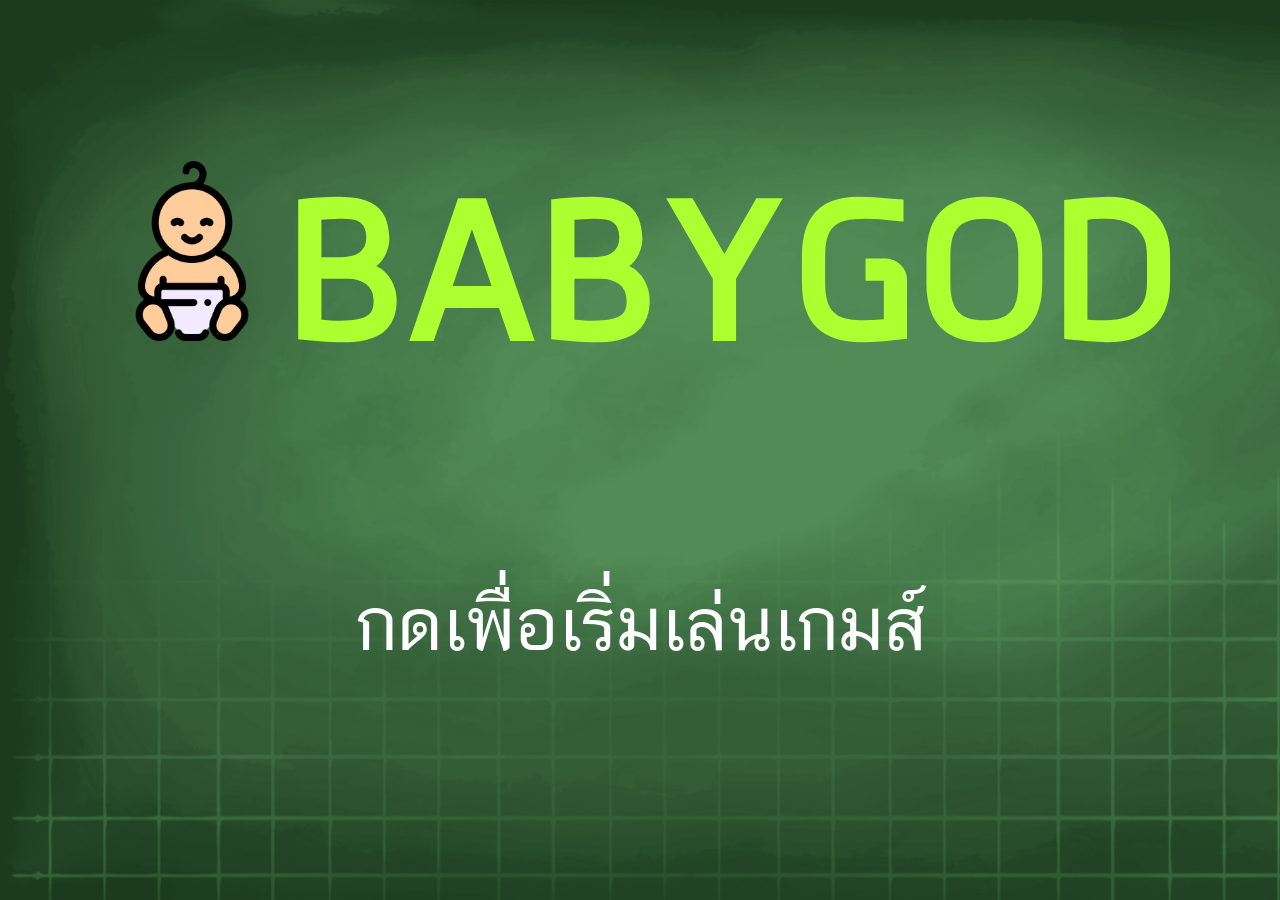
<file: index.html>
<!DOCTYPE html>
<html lang="en">

<head>
    <meta charset="UTF-8">
    <meta name="viewport" content="width=device-width, initial-scale=1.0">
    <meta http-equiv="X-UA-Compatible" content="ie=edge">
    <title>Baby God Game</title>
    <link href="./resource/css/gameStyle.css" type="text/css" rel="stylesheet">
    <script src="./resource/js/pageConnect.js"></script>
</head>

<body class="mainGame">
    <div onclick="selectGame()">
        <div class='columns'>
            <div class='column is-8' style="margin-top: 10%">
                <center>
                        <img src="./resource/baby-god-logo.png" alt="Smiley face" height="180" width="180"> <label class="font is-6 fontStyleMain">BABYGOD</label>
                </center>
            </div>
        </div>
        <div class='columns'>
            <div class='column is-8' style="margin-top: 10%">
                <center>
                        <label class="font is-7 fontStyle"> <blink>กดเพื่อเริ่มเล่นเกมส์</blink> </label>
                </center>
            </div>
        </div>
    </div>

</body>

</html>
</file>
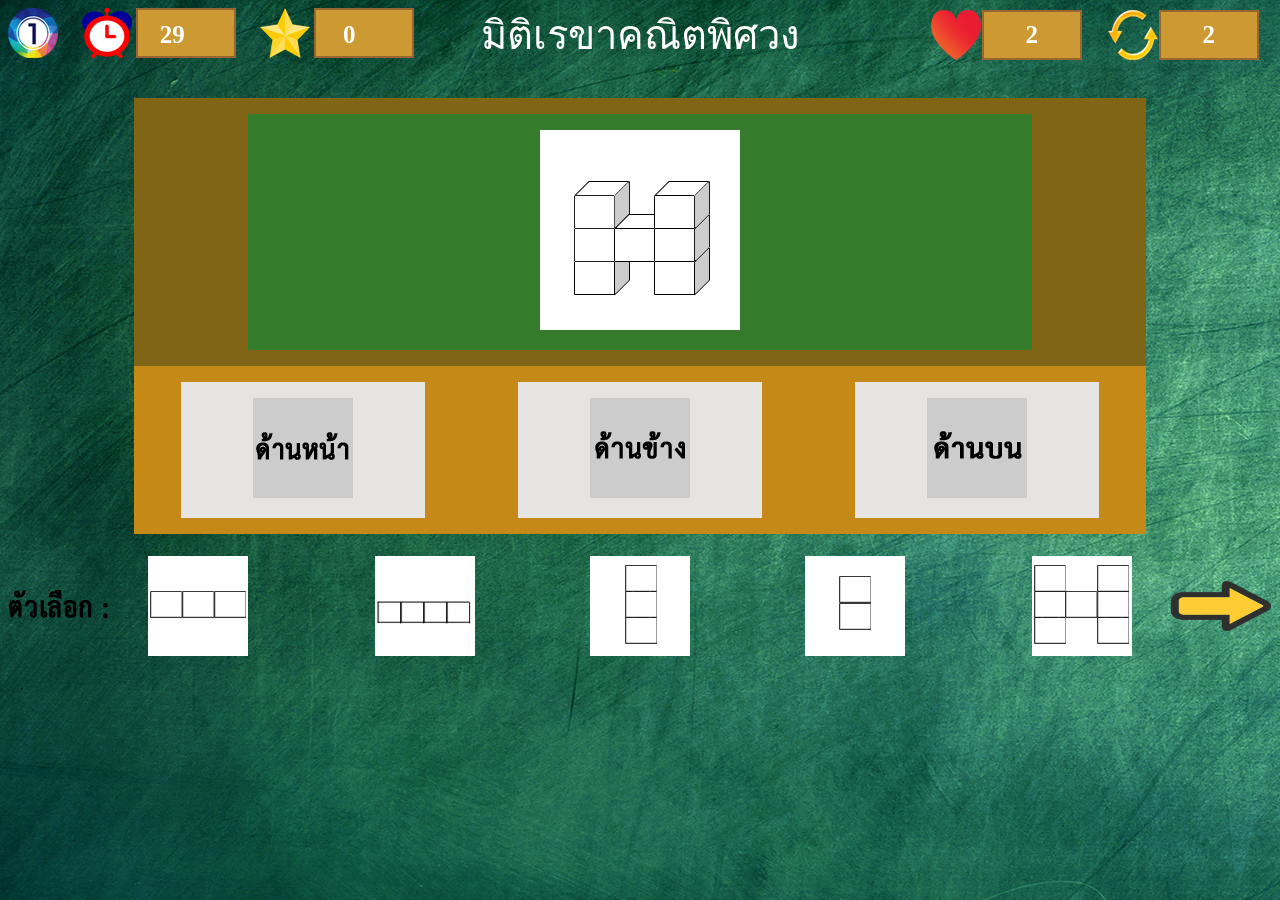
<file: Geometry.html>
<!DOCTYPE html>
<html lang="en-US">
<head>
	<meta charset="utf-8">
	<meta http-equiv="X-UA-Compatible" content="IE=edge">
	<title>มิติเรขาคณิตพิศวง</title>

	<link rel="stylesheet"  type="text/css" href="./Geometry/css/gameCSS.css">

</head>
<body >

    <div class="subcontent-area">
                    <div class="columns">
                                    <div class="container">
                                        <img src="./Geometry/number/N1.png" id="round">
                                        &nbsp&nbsp&nbsp&nbsp
                                        <img src="./Geometry/pic/time1.png" >
                                        <img src="./Geometry/pic/back.png" >
                                        <span id="countdown"  class="centered" style="font-weight: bold;">30</span>
                                        <span  class="Title" >มิติเรขาคณิตพิศวง</span>
                                        &nbsp&nbsp&nbsp&nbsp
                                        <img src="./Geometry/pic/Star.png" >
                                        <span id="score"  class="score centered"  style="font-weight: bold;">0</span>
                                        <img src="./Geometry/pic/back.png" >
                                        <img src="./Geometry/pic/heart.png" class="heart" >
                                        <img src="./Geometry/pic/back.png"  class="backheart">
                                        <span id="heart"  class="backheart centered"  style="font-weight: bold;">0</span>
                                        <input type="image" src="./Geometry/pic/reload.png" class="reload" onclick="reload()">
                                        <img src="./Geometry/pic/back.png"  class="backreload">
                                        <span id="reload"  class="backreload centered"  style="font-weight: bold;">0</span> 
                                    </div>       
                    
            </div>

    <br><br>
    <center>
    <div class="col-container">
            <div class="col" style="background:#806517">
                <div class="col-container">
                    <div class="col" style="background:#347C2C">
                        <img src="" id="prop" />
                    </div>
                </div>
            </div>
    </div>  
    <div class="col-container">
            <div class="col" style="background:#C58917">
                <div class="col-container">
                    <div class="col" style="background:#E5E4E2">
                        <img src="" id="Front" />
                    </div>
                </div>
            </div>
          
            <div class="col" style="background:#C58917">
                <div class="col-container">
                    <div class="col" style="background:#E5E4E2">
                        <img src="" id="Beside" />
                    </div>
                </div>
            </div>
          
            <div class="col" style="background:#C58917">
                <div class="col-container">
                    <div class="col" style="background:#E5E4E2">
                        <img src="" id="Above" />
                    </div>
                </div>
            </div>
    </div>
  </center>

<br><br><br><br>


    <div class="columns">
                    <div class="container">
                            <img src="./Geometry/pic/to.png"  class="to" />
                        <img src="" id="ans1" class="ans1" onclick="ans1()"/>
                        <img src="" id="ans2" class="ans2" onclick="ans2()"/>
                        <img src="" id="ans3" class="ans3" onclick="ans3()"/>
                        <img src="" id="ans4" class="ans4" onclick="ans4()"/>
                        <img src="" id="ans5" class="ans5" onclick="ans5()"/>
                        <input type="image" src="./Geometry/pic/go.png" id="go" class="go" onclick="go()" />
                    </div>       
    </div>



        </div>

        <form id="pop" class="modal">
                <div class="box">
                    <center>
                    
                        <div class="col-container">
                                <div class="col" style="background:#806517">
                                    <div class="col-container">
                                        <div class="col" style="background:#347C2C">
                                            <h1 class="ShowScoreEnd">Score : 
                                                <span id="scoreEnd">0</span>
                                            </h1>    
                                        </div>
                                    </div>
                                </div>
                        </div> 
                        <div class="col-container">
                                <div class="col" style="background:#C58917">
                                    <div class="col-container">
                                        <div class="col" style="background:#E5E4E2">
                                            <a href="selectGame.html"><img src="./Geometry/pic/bottom_back.png" /></a>
                                        </div>
                                    </div>
                                </div>
                              
                               
                              
                                <div class="col" style="background:#C58917">
                                    <div class="col-container">
                                        <div class="col" style="background:#E5E4E2">
                                            <a href="Geometry.html"><img src="./Geometry/pic/bottom_playAg.png" /></a>
                                        </div>
                                    </div>
                                </div>
                        </div>
                    </center>
                    
                </div>                   
           </form>
</body>

<footer>
        
        <script src="./Geometry/js/Exam.js"></script>
</footer>
    
</html>
</file>
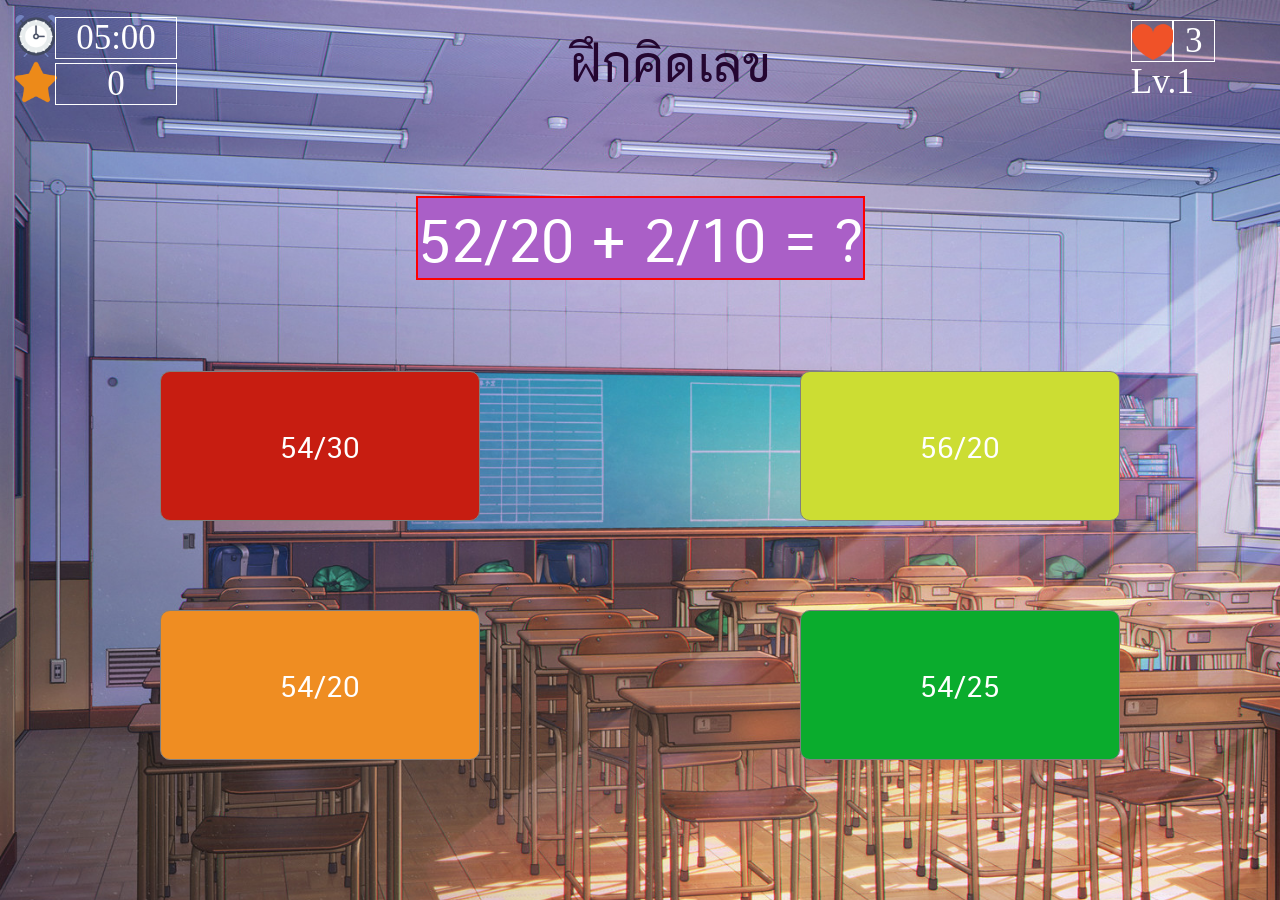
<file: MathGame.html>
<!DOCTYPE html>
<html lang="en">

<head>
    <meta charset="UTF-8">
    <meta name="viewport" content="width=device-width, initial-scale=1.0">
    <meta http-equiv="X-UA-Compatible" content="ie=edge">
    <title>ฝึกคิดเลข</title>
    <link href="./resource/css/mathGame.css" type="text/css" rel="stylesheet">
    <script src="./resource/js/mathGame.js"></script>

</head>

<body class="mathGame">
    <!---mainGame-->
    <div id="mainGame">
        <div class="columns">
            <div class="column is-2" style="padding:15px">
                <div class="columns">
                    <div class="column is-1">
                        <img src="./resource/clock.png" alt="Smiley face" height="42" width="42">
                    </div>
                    <div class="column is-3 box borderBox size-1">
                        <label id="timeGame" class="font is-2"> 05:00 </label>
                    </div>
                </div>
                <div class="columns">
                    <div class="column is-1">
                        <img src="./resource/star.png" alt="Smiley face" height="42" width="42">
                    </div>
                    <div class="column is-3 box borderBox size-1">
                        <label id="GameScore" class="font is-2"> 0 </label>
                    </div>
                </div>
            </div>
            <div class="column is-4 fontStyle">
                <center>
                    <lable class="font is-4 is-9"> ฝึกคิดเลข</lable>
                </center>
                <!---style="margin-left: 23%"-->
            </div>
            <div class="column is-1" style="margin-left: 11%">
                <div class="columns">
                    <div class="column is-2 box borderBox size-1">
                        <img src="./resource/heart.png" alt="Smiley face" height="42" width="42">
                    </div>
                    <div class="column is-2 box borderBox size-1">
                        <label id="GameHeart" class="font is-2"> 3 </label>
                    </div>
                </div>
                <div class="columns">
                    <div>
                        <label id="levelGame" class="font is-2"> Lv.1</label>
                    </div>
                </div>
            </div>
        </div>
        <div class="columns" style="margin-top:2%">
            <div class="column fontStyle question center">
                <center>
                    <lable id="proposition" class="font is-10"> </lable>
                </center>
            </div>
        </div>
        <div class="columns fontStyle" style="margin-top:3%">
            <div class="column is-4">
                <center>
                    <button id="a1" class="button is-round is-red" value="a1"
                        onclick="selectAns(this.value)">
                    </button><br><br><br><br><br><br>
                    <button id="a2" class="button is-round is-orange" value="a2"
                        onclick="selectAns(this.value)">
                    </button>
                </center>
            </div>
            <div class="column is-4">
                <center>
                    <button id="a3" class="button is-1 is-round is-yellow" value="a3"
                        onclick="selectAns(this.value)">
                    </button><br><br><br><br><br><br>
                    <button id="a4" class="button is-1 is-round is-green" value="a4"
                        onclick="selectAns(this.value)">
                    </button>
                </center>
            </div>
        </div>
    </div>

    <div id="endGame" class="deplay-none">
        <div class="columns">
            <div class="column is-10">
                <center>
                    <img src="./resource/math-over.jpg">
                </center>
            </div>
        </div>
        <br>
        <center>
            <label id="scoreEndGame" class="font is-3 "> </label>
        </center>
        <br>
        <br>
        <br>
        <br>
        <div class="columns">
            <div class="column">
                <center>
                    <button id="choice4" class="button is-2 is-round is-green" onclick="playMathGame()">
                        เล่นอีก</button>
                    <button id="choice4" class="button is-2 is-round is-orange" onclick="goMainGame()">
                        กลับหน้าหลัก</button>
                </center>
            </div>
        </div>
    </div>

    <div id="winGame" class="deplay-none">
        <div class="columns">
            <div class="column is-10">
                <center>
                    <img src="./resource/math-win.png">
                </center>
            </div>
        </div>
        <br>
        <center>
            <label id="scoreWinGame" class="font is-3 "> </label>
        </center>
        <br>
        <br>
        <br>
        <br>
        <div class="columns">
            <div class="column">
                <center>
                    <button id="choice4" class="button is-2 is-round is-green" onclick="playMathGame()">
                        เล่นอีก</button>
                    <button id="choice4" class="button is-2 is-round is-orange" onclick="goMainGame()">
                        กลับหน้าหลัก</button>
                </center>
            </div>
        </div>
    </div>


</body>

</script>

</html>
</file>
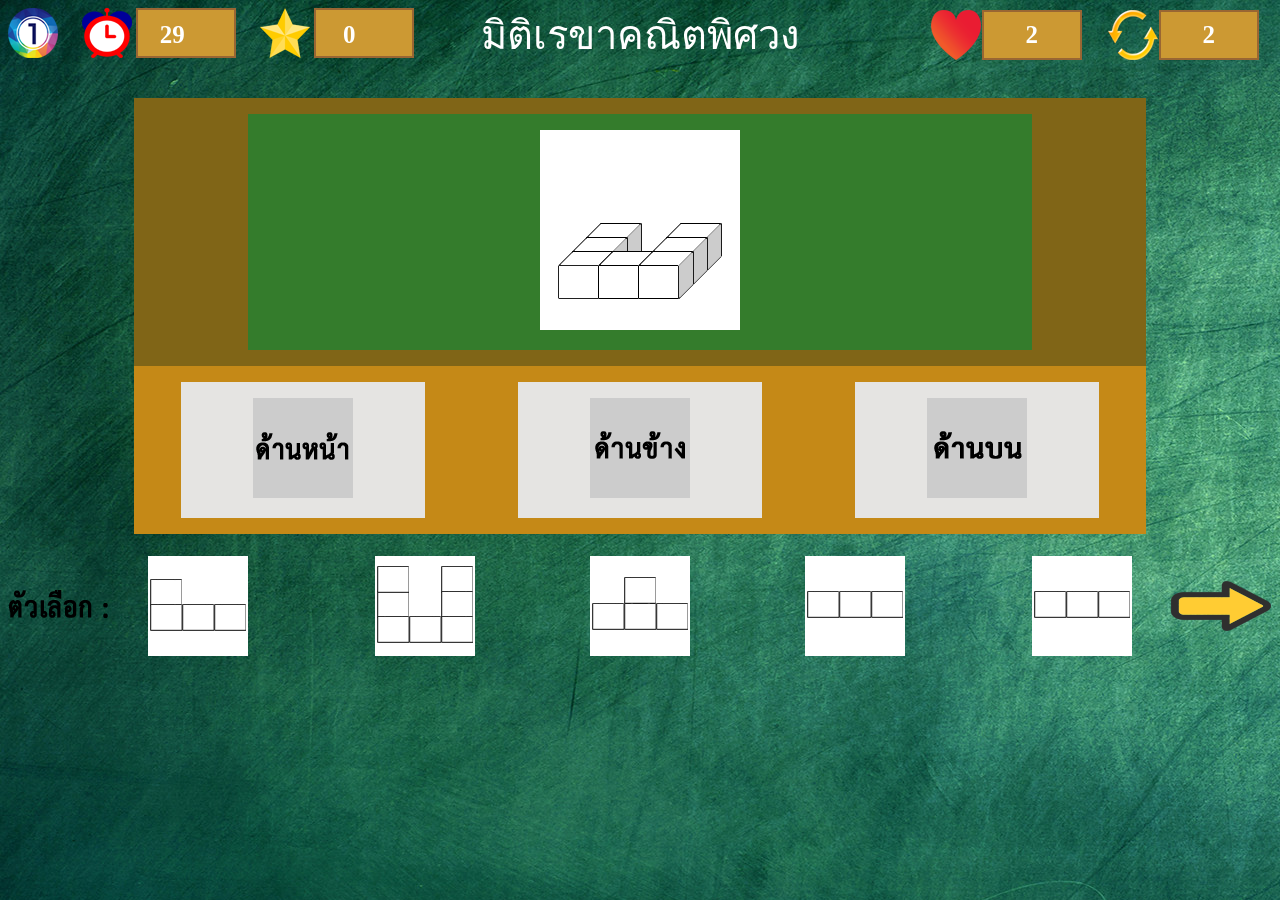
<file: play.html>
<!DOCTYPE html>
<html lang="en-US">
<head>
	<meta charset="utf-8">
	<meta http-equiv="X-UA-Compatible" content="IE=edge">
	<title>มิติเรขาคณิตพิศวง</title>

	<link rel="stylesheet"  type="text/css" href="./Geometry/css/gameCSS.css">

</head>
<body >

    <div class="subcontent-area">
                    <div class="columns">
                                    <div class="container">
                                        <img src="./Geometry/number/N1.png" id="round">
                                        &nbsp&nbsp&nbsp&nbsp
                                        <img src="./Geometry/pic/time1.png" >
                                        <img src="./Geometry/pic/back.png" >
                                        <span id="countdown"  class="centered" style="font-weight: bold;">30</span>
                                        <span  class="Title" >มิติเรขาคณิตพิศวง</span>
                                        &nbsp&nbsp&nbsp&nbsp
                                        <img src="./Geometry/pic/Star.png" >
                                        <span id="score"  class="score centered"  style="font-weight: bold;">0</span>
                                        <img src="./Geometry/pic/back.png" >
                                        <img src="./Geometry/pic/heart.png" class="heart" >
                                        <img src="./Geometry/pic/back.png"  class="backheart">
                                        <span id="heart"  class="backheart centered"  style="font-weight: bold;">0</span>
                                        <input type="image" src="./Geometry/pic/reload.png" class="reload" onclick="reload()">
                                        <img src="./Geometry/pic/back.png"  class="backreload">
                                        <span id="reload"  class="backreload centered"  style="font-weight: bold;">0</span> 
                                    </div>       
                    
            </div>

    <br><br>
    <center>
    <div class="col-container">
            <div class="col" style="background:#806517">
                <div class="col-container">
                    <div class="col" style="background:#347C2C">
                        <img src="" id="prop" />
                    </div>
                </div>
            </div>
    </div>  
    <div class="col-container">
            <div class="col" style="background:#C58917">
                <div class="col-container">
                    <div class="col" style="background:#E5E4E2">
                        <img src="" id="Front" />
                    </div>
                </div>
            </div>
          
            <div class="col" style="background:#C58917">
                <div class="col-container">
                    <div class="col" style="background:#E5E4E2">
                        <img src="" id="Beside" />
                    </div>
                </div>
            </div>
          
            <div class="col" style="background:#C58917">
                <div class="col-container">
                    <div class="col" style="background:#E5E4E2">
                        <img src="" id="Above" />
                    </div>
                </div>
            </div>
    </div>
  </center>

<br><br><br><br>


    <div class="columns">
                    <div class="container">
                            <img src="./Geometry/pic/to.png"  class="to" />
                        <img src="" id="ans1" class="ans1" onclick="ans1()"/>
                        <img src="" id="ans2" class="ans2" onclick="ans2()"/>
                        <img src="" id="ans3" class="ans3" onclick="ans3()"/>
                        <img src="" id="ans4" class="ans4" onclick="ans4()"/>
                        <img src="" id="ans5" class="ans5" onclick="ans5()"/>
                        <input type="image" src="./Geometry/pic/go.png" id="go" class="go" onclick="go()" />
                    </div>       
    </div>



        </div>

        <form id="pop" class="modal">
                <div class="box">
                    <center>
                    
                        <div class="col-container">
                                <div class="col" style="background:#806517">
                                    <div class="col-container">
                                        <div class="col" style="background:#347C2C">
                                            <h1 class="ShowScoreEnd">Score : 
                                                <span id="scoreEnd">0</span>
                                            </h1>    
                                        </div>
                                    </div>
                                </div>
                        </div> 
                        <div class="col-container">
                                <div class="col" style="background:#C58917">
                                    <div class="col-container">
                                        <div class="col" style="background:#E5E4E2">
                                            <a href="selectGame.html"><img src="./Geometry/pic/bottom_back.png" /></a>
                                        </div>
                                    </div>
                                </div>
                              
                               
                              
                                <div class="col" style="background:#C58917">
                                    <div class="col-container">
                                        <div class="col" style="background:#E5E4E2">
                                            <a href="play.html"><img src="./Geometry/pic/bottom_playAg.png" /></a>
                                        </div>
                                    </div>
                                </div>
                        </div>
                    </center>
                    
                </div>                   
           </form>
</body>

<footer>
        
        <script src="./Geometry/js/Exam.js"></script>
</footer>
    
</html>
</file>
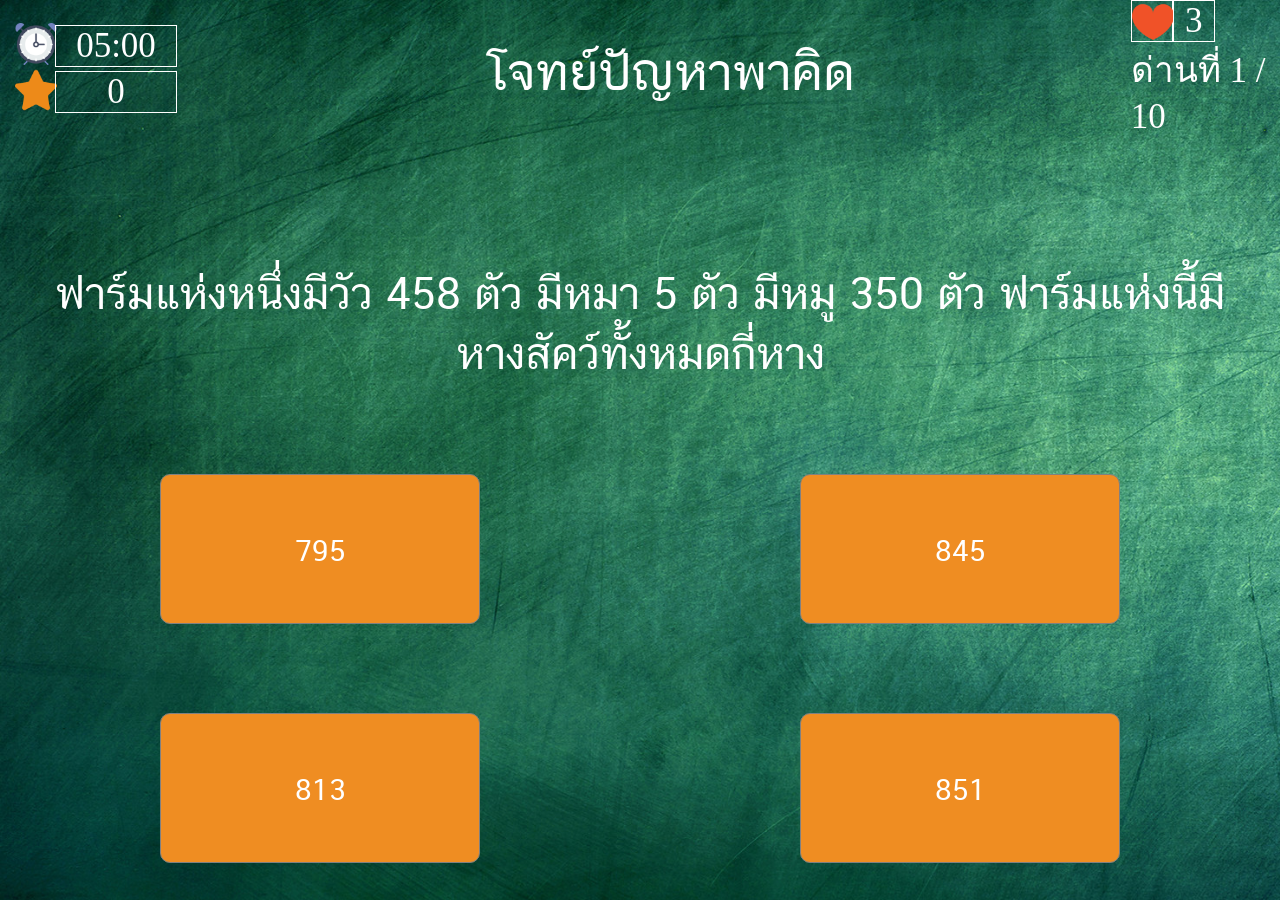
<file: Question.html>
<!DOCTYPE html>
<html lang="en">

<head>
    <meta charset="UTF-8">
    <meta name="viewport" content="width=device-width, initial-scale=1.0">
    <meta http-equiv="X-UA-Compatible" content="ie=edge">
    <title>Question</title>
    <link href="./resource/css/gameStyle.css" type="text/css" rel="stylesheet">

</head>

<body class="questionGame">
    <!---mainGame-->
    <div id="mainGame">
        <div class="columns">
            <div class="column is-2" style="padding:15px">
                <div class="columns">
                    <div class="column is-1">
                        <img src="./resource/clock.png" alt="Smiley face" height="42" width="42">
                    </div>
                    <div class="column is-3 box borderBox size-1">
                        <label id="timeGame" class="font is-2"> 05:00 </label>
                    </div>
                </div>
                <div class="columns">
                    <div class="column is-1">
                        <img src="./resource/star.png" alt="Smiley face" height="42" width="42">
                    </div>
                    <div class="column is-3 box borderBox size-1">
                        <label id="GameScore" class="font is-2"> 0 </label>
                    </div>
                </div>
            </div>
            <div class="column is-4 fontStyle">
                <center>
                    <lable class="font is-4"> โจทย์ปัญหาพาคิด</lable>
                </center>
                <!---style="margin-left: 23%"-->
            </div>
            <div class="column is-1" style="margin-left: 11%">
                <div class="columns">
                    <div class="column is-2 box borderBox size-1">
                        <img src="./resource/heart.png" alt="Smiley face" height="42" width="42">
                    </div>
                    <div class="column is-2 box borderBox size-1">
                        <label id="GameHeart" class="font is-2"> 3 </label>
                    </div>
                </div>
                <div class="columns">
                    <div>
                        <label id="levelGame" class="font is-2"> ด่านที่ 1 / 10 </label>
                    </div>
                </div>
            </div>
        </div>
        <div class="columns" style="margin-top:2%">
            <div class="column fontStyle question center">
                <center>
                    <img id="imgGame" class="deplay-none" src="./resource/04.PNG" alt="Smiley face" height="360"
                        width="650"><br><br><br>
                    <lable id="proposition" class="font is-3"> </lable>
                </center>
            </div>
        </div>
        <div class="columns fontStyle" style="margin-top:3%">
            <div class="column is-4">
                <center>
                    <button id="choice1" class="button is-round is-orange" value="choice1"
                        onclick="selectAns(this.value)">
                    </button><br><br><br><br><br><br>
                    <button id="choice2" class="button is-round is-orange" value="choice2"
                        onclick="selectAns(this.value)">
                    </button>
                </center>
            </div>
            <div class="column is-4">
                <center>
                    <button id="choice3" class="button is-1 is-round is-orange" value="choice3"
                        onclick="selectAns(this.value)">
                    </button><br><br><br><br><br><br>
                    <button id="choice4" class="button is-1 is-round is-orange" value="choice4"
                        onclick="selectAns(this.value)">
                    </button>
                </center>
            </div>
        </div>
    </div>

    <!---ENDGAME-->
    <div id="endGame" class="deplay-none">
        <div class="columns">
            <div class="column">
                <center>
                    <img src="./resource/game-over.png">
                </center>
            </div>
        </div>
        <br>
        <center>
            <label id="scoreEndGame" class="font is-3"> </label>
        </center>
        <br>
        <br>
        <br>
        <br>
        <div class="columns">
            <div class="column">
                <center>
                    <button id="choice4" class="button is-2 is-round is-orange" onclick="playQuestion()">
                        เล่นอีก</button>
                    <button id="choice4" class="button is-2 is-round is-orange" onclick="goBabyGod()">
                        กลับหน้าหลัก</button>
                </center>
            </div>
        </div>
    </div>

    <!--sorceGame-->
    <div id="scoreGame" class="deplay-none">
        <br>
        <br>
        <br>
        <br>
        <br>
        <div class="columns">
            <div class="column">
                <center>
                    <img src="./resource/award.png" width=200px>
                    <label class="fontStyle font is-4"> You Win</label>
                </center>
            </div>
        </div>
        <br>
        <center>
            <label id="scoreScoreGame" class="font is-3"> </label>
        </center>
        <br>
        <div class="columns">
            <div class="column">
                <center>
                    <button id="choice4" class="button is-2 is-round is-orange" onclick="playQuestion()">
                        เล่นอีก</button>
                    <button id="choice4" class="button is-2 is-round is-orange" onclick="">
                        กลับหน้าหลัก</button>
                </center>
            </div>
        </div>
    </div>

</body>
<script src="./resource/js/controQuestion.js">
</script>

</html>
</file>
<file: resource/css/gameStyle.css>
/*---font---*/
@font-face {
    font-family: 'cs_chatthairegular';
    src: url('cschatthai-webfont.woff2') format('woff2'),
         url('cschatthai-webfont.woff') format('woff');
    font-weight: normal;
    font-style: normal;

}
@font-face {
    font-family: 'printable4ubold';
    src: url('printable4u_bold_ver_1.00-webfont.woff2') format('woff2'),
         url('printable4u_bold_ver_1.00-webfont.woff') format('woff');
    font-weight: normal;
    font-style: normal;

}
/*--body--*/
body.questionGame{
    background-image: url("../QuestionBackground.jpg");
    background-size: 130%;
    background-repeat: no-repeat;
    margin:auto;
    padding:0;
}

body.mainGame{
    background-image: url("../main-bg.png");
    /*background-color:#1a5b45;*/
    background-size: 130%;
    background-repeat: no-repeat;
    margin:auto;
    padding:0;
}
/*--flexBox--*/
.columns {
    display: flex;
    align-items: center;
}

.column {
    width: 100%;
}

.column.is-1 {
    flex: none;
    width: 12.5%;
}

.column.is-2 {
    flex: none;
    width: 25%;
}

.column.is-3 {
    flex: none;
    width: 37.5%;
}

.column.is-4 {
    flex: none;
    width: 50%;
}

.column.is-5 {
    flex: none;
    width: 62.5%;
}

.column.is-6 {
    flex: none;
    width: 75%;
}

.column.is-7 {
    flex: none;
    width: 87.5%;
}

.column.is-8 {
    flex: none;
    width: 100%;
}
.column.is-9 {
    flex: none;
    width: 33%;
}
/*--font size--*/
.font.is-1{
    color : white;
    font-size: 30px;
}
.font.is-2{
    color : white;
    font-size: 35px;
}
.font.is-3{
    color : white;
    font-size: 60px;
}
.font.is-4{
    color : white;
    font-size: 70px;
}
.font.is-5{
    color : white;
    font-size: 1500px;
}
.font.is-6{
    color : greenyellow;
    font-size: 260px;
}
.font.is-7{
    color : white;
    font-size: 100px;
}
.font.is-8{
    color : greenyellow;
    font-size: 100px;
}
.borderBox{
    border-style: solid;
    border-color:white;
   
}
.borderBox.size-1{
    border-width:1px;
}
.borderBox.size-3{
    border-width:3px;
}
/*--custom--*/
.fontStyle{
    font-family: 'cs_chatthairegular', sans-serif;
}
.fontStyleMain{
    font-family: 'printable4ubold', sans-serif;
}
.is-orange {
    background-color: #ef8d22 !important;
    color: white !important;
}
.box{
    height: 40px;
    width: 40px;
    text-align:center;
}
.question{
    padding: 50px
}
.button {
    display: inline-block;
    box-sizing: border-box;
    margin: .3rem;
    overflow: hidden;
    cursor: pointer;
    border: 1px solid gray;
    background-color: white;
    
    font: 400 40px Arial;
    font-family: 'cs_chatthairegular', sans-serif;
    text-align: center;
    text-overflow: ellipsis;

    text-decoration: none;
    height: 150px;
    width: 320px;
}
.action{
    cursor: pointer;
}
.button.is-1{
    height: 150px;
    width: 320px;
}
.button.is-2{
    height: 80px;
    width: 200px;
}
.button.is-round {
    border-radius: 10px;
}
div.center{
    align-items: center;
}
.deplay-none{
   display:none
}

blink {
    animation: blinker 0.6s linear infinite;
    color: white;
   }
  @keyframes blinker {  
    50% { opacity: 0; }
   }
</file>
<file: Geometry/css/gameCSS.css>
body{
		background-image: url("../pic/QuestionBackground.jpg");
}
h1{
	text-align: center;
}
p#pLeft{
	text-align: left;
}
.modal {
	position: fixed;
	left: 0;
	right: 0;
	top: 0;
	bottom: 0;

	width: 100%;
	height: 100%;

	display: none;

	z-index: 9999;

	justify-content: center;
	align-items: center;

	background-color: rgba(0, 0, 0, 0.5)
}
.modal.is-active {
	display: flex;
}
.box {
	background-color: #F9C77A;
	padding: 20px;
	margin: 10px;

	box-sizing: border-box;
}
.container {
  position: relative;
}
.centered {
  position: absolute;
  top: 50%;
  left: 13%;
	transform: translate(-50%, -50%);
	font-size: 25px;
	color: #fff;
	text-align: center;
	-webkit-animation: glow 1s ease-in-out infinite alternate;
	-moz-animation: glow 1s ease-in-out infinite alternate;
	animation: glow 1s ease-in-out infinite alternate;
}
.Title{
  position: absolute;
  top: 50%;
  left: 50%;
	transform: translate(-50%, -50%);
	font-size: 40px;
	color: #fff;
	text-align: center;
	-webkit-animation: glow 1s ease-in-out infinite alternate;
	-moz-animation: glow 1s ease-in-out infinite alternate;
	animation: glow 1s ease-in-out infinite alternate;
}
.ShowScoreEnd{
	font-size: 40px;
	color: #fff;
	text-align: center;
	-webkit-animation: glow 1s ease-in-out infinite alternate;
	-moz-animation: glow 1s ease-in-out infinite alternate;
	animation: glow 1s ease-in-out infinite alternate;
}
.ans1 {
  position: absolute;
  top: 50%;
  left: 15%;
	transform: translate(-50%, -50%);
}
.ans2 {
  position: absolute;
  top: 50%;
  left: 33%;
	transform: translate(-50%, -50%);
}
.ans3 {
  position: absolute;
  top: 50%;
  left: 50%;
	transform: translate(-50%, -50%);
}
.ans4 {
  position: absolute;
  top: 50%;
  left: 67%;
	transform: translate(-50%, -50%);
}
.ans5 {
  position: absolute;
  top: 50%;
  left: 85%;
	transform: translate(-50%, -50%);
}
.go {
  position: absolute;
  top: 50%;
  left: 96%;
	transform: translate(-50%, -50%);
}
.to {
  position: absolute;
  top: 50%;
  left: 4%;
	transform: translate(-50%, -50%);
}
.score{
	position: absolute;
  top: 50%;
  left: 27%;
	transform: translate(-50%, -50%);
}
.heart {
  position: absolute;
  top: 50%;
  left: 75%;
	transform: translate(-50%, -50%);
}
.backheart {
  position: absolute;
  top: 50%;
  left: 81%;
	transform: translate(-50%, -50%);
}

.reload {
  position: absolute;
  top: 50%;
  left: 89%;
	transform: translate(-50%, -50%);
}
.backreload {
  position: absolute;
  top: 50%;
  left: 95%;
	transform: translate(-50%, -50%);
}
.top {
	position: fixed;
	left: 0;
	bottom: 0;
	width: 100%;
	background-color: burlywood;
	color: black;
	text-align: center;
 }
.col-container {
	display: table;
	align: center;
	width: 80%;
  }
  .col {
	display: table-cell;
	padding: 16px;
  }
.footer {
	position: fixed;
	left: 0;
	bottom: 0;
	width: 100%;
	background-color: burlywood;
	color: black;
	text-align: center;
 }
.glow {
	font-size: 40px;
	color: #fff;
	text-align: center;
	-webkit-animation: glow 1s ease-in-out infinite alternate;
	-moz-animation: glow 1s ease-in-out infinite alternate;
	animation: glow 1s ease-in-out infinite alternate;
  }
  .column.is-3 {
    flex: none;
	width: 37.5%;
}
@-webkit-keyframes glow {
	from {
	  text-shadow: 0 0 10px #fff, 0 0 20px #fff, 0 0 30px #e60073, 0 0 40px #e60073, 0 0 50px #e60073, 0 0 60px #e60073, 0 0 70px #e60073;
	}
	
	to {
	  text-shadow: 0 0 20px #fff, 0 0 30px #ff4da6, 0 0 40px #ff4da6, 0 0 50px #ff4da6, 0 0 60px #ff4da6, 0 0 70px #ff4da6, 0 0 80px #ff4da6;
	}
  }
</file>
<file: resource/css/mathGame.css>
/*---font---*/
@font-face {
    font-family: 'cs_chatthairegular';
    src: url('cschatthai-webfont.woff2') format('woff2'),
         url('cschatthai-webfont.woff') format('woff');
    font-weight: normal;
    font-style: normal;

}
@font-face {
    font-family: 'printable4ubold';
    src: url('printable4u_bold_ver_1.00-webfont.woff2') format('woff2'),
         url('printable4u_bold_ver_1.00-webfont.woff') format('woff');
    font-weight: normal;
    font-style: normal;

}
/*--body--*/
body.mathGame{
    background-image: url("../math-bg.jpg");
    background-size: 130%;
    background-repeat: no-repeat;
    margin:auto;
    padding:0;
}
 

body.mainGame{
    background-image: url("../main-bg.png");
    /*background-color:#1a5b45;*/
    background-size: 130%;
    background-repeat: no-repeat;
    margin:auto;
    padding:0;
}
/*--flexBox--*/
.columns {
    display: flex;
    align-items: center;
}

.column {
    width: 100%;
}

.column.is-1 {
    flex: none;
    width: 12.5%;
}

.column.is-2 {
    flex: none;
    width: 25%;
}

.column.is-3 {
    flex: none;
    width: 37.5%;
}

.column.is-4 {
    flex: none;
    width: 50%;
}

.column.is-5 {
    flex: none;
    width: 62.5%;
}

.column.is-6 {
    flex: none;
    width: 75%;
}

.column.is-7 {
    flex: none;
    width: 87.5%;
}

.column.is-8 {
    flex: none;
    width: 100%;
}
.column.is-9 {
    flex: none;
    width: 33%;
}
.column.is-10{
    width: 100%;
    margin-top: 7%;
}
/*--font size--*/
.font.is-1{
    color : white;
    font-size: 30px;
}
.font.is-2{
    color : white;
    font-size: 35px;
}
.font.is-3{
    color : rgb(36, 6, 48);
    font-size: 70px;
}
.font.is-4{
    color : white;
    font-size: 70px;
}
.font.is-5{
    color : white;
    font-size: 1500px;
}
.font.is-6{
    color : greenyellow;
    font-size: 260px;
}
.font.is-7{
    color : white;
    font-size: 100px;
}
.font.is-8{
    color : greenyellow;
    font-size: 100px;
}

.font.is-9{
    color : rgb(36, 6, 48);
   
}
.font.is-10{
    color : white;
    font-size: 80px;
    border: 2px solid red;
    background: rgb(170, 95, 199);
   
}

.borderBox{
    border-style: solid;
    border-color:white;
   
}
.borderBox.size-1{
    border-width:1px;
}
.borderBox.size-3{
    border-width:3px;
}
/*--custom--*/
.fontStyle{
    font-family: 'cs_chatthairegular', sans-serif;
}
.fontStyleMain{
    font-family: 'printable4ubold', sans-serif;
}
.is-orange {
    background-color: #ef8d22 !important;
    color: white !important;
}
.is-red {
    background-color: #c71d11 !important;
    color: white !important;
}
.is-green {
    background-color: #0aac2d !important;
    color: white !important;
}
.is-yellow {
    background-color: #ccdd33 !important;
    color: white !important;
}
.box{
    height: 40px;
    width: 40px;
    text-align:center;
}
.question{
    padding: 50px
}
.button {
    display: inline-block;
    box-sizing: border-box;
    margin: .3rem;
    overflow: hidden;
    cursor: pointer;
    border: 1px solid gray;
    background-color: white;
    
    font: 400 40px Arial;
    font-family: 'cs_chatthairegular', sans-serif;
    text-align: center;
    text-overflow: ellipsis;

    text-decoration: none;
    height: 150px;
    width: 320px;
}
.action{
    cursor: pointer;
}
.button.is-1{
    height: 150px;
    width: 320px;
}
.button.is-2{
    height: 80px;
    width: 200px;
}
.button.is-round {
    border-radius: 10px;
}
div.center{
    align-items: center;
}
.deplay-none{
   display:none
}

blink {
    animation: blinker 0.6s linear infinite;
    color: white;
   }
  @keyframes blinker {  
    50% { opacity: 0; }
   }
</file>
